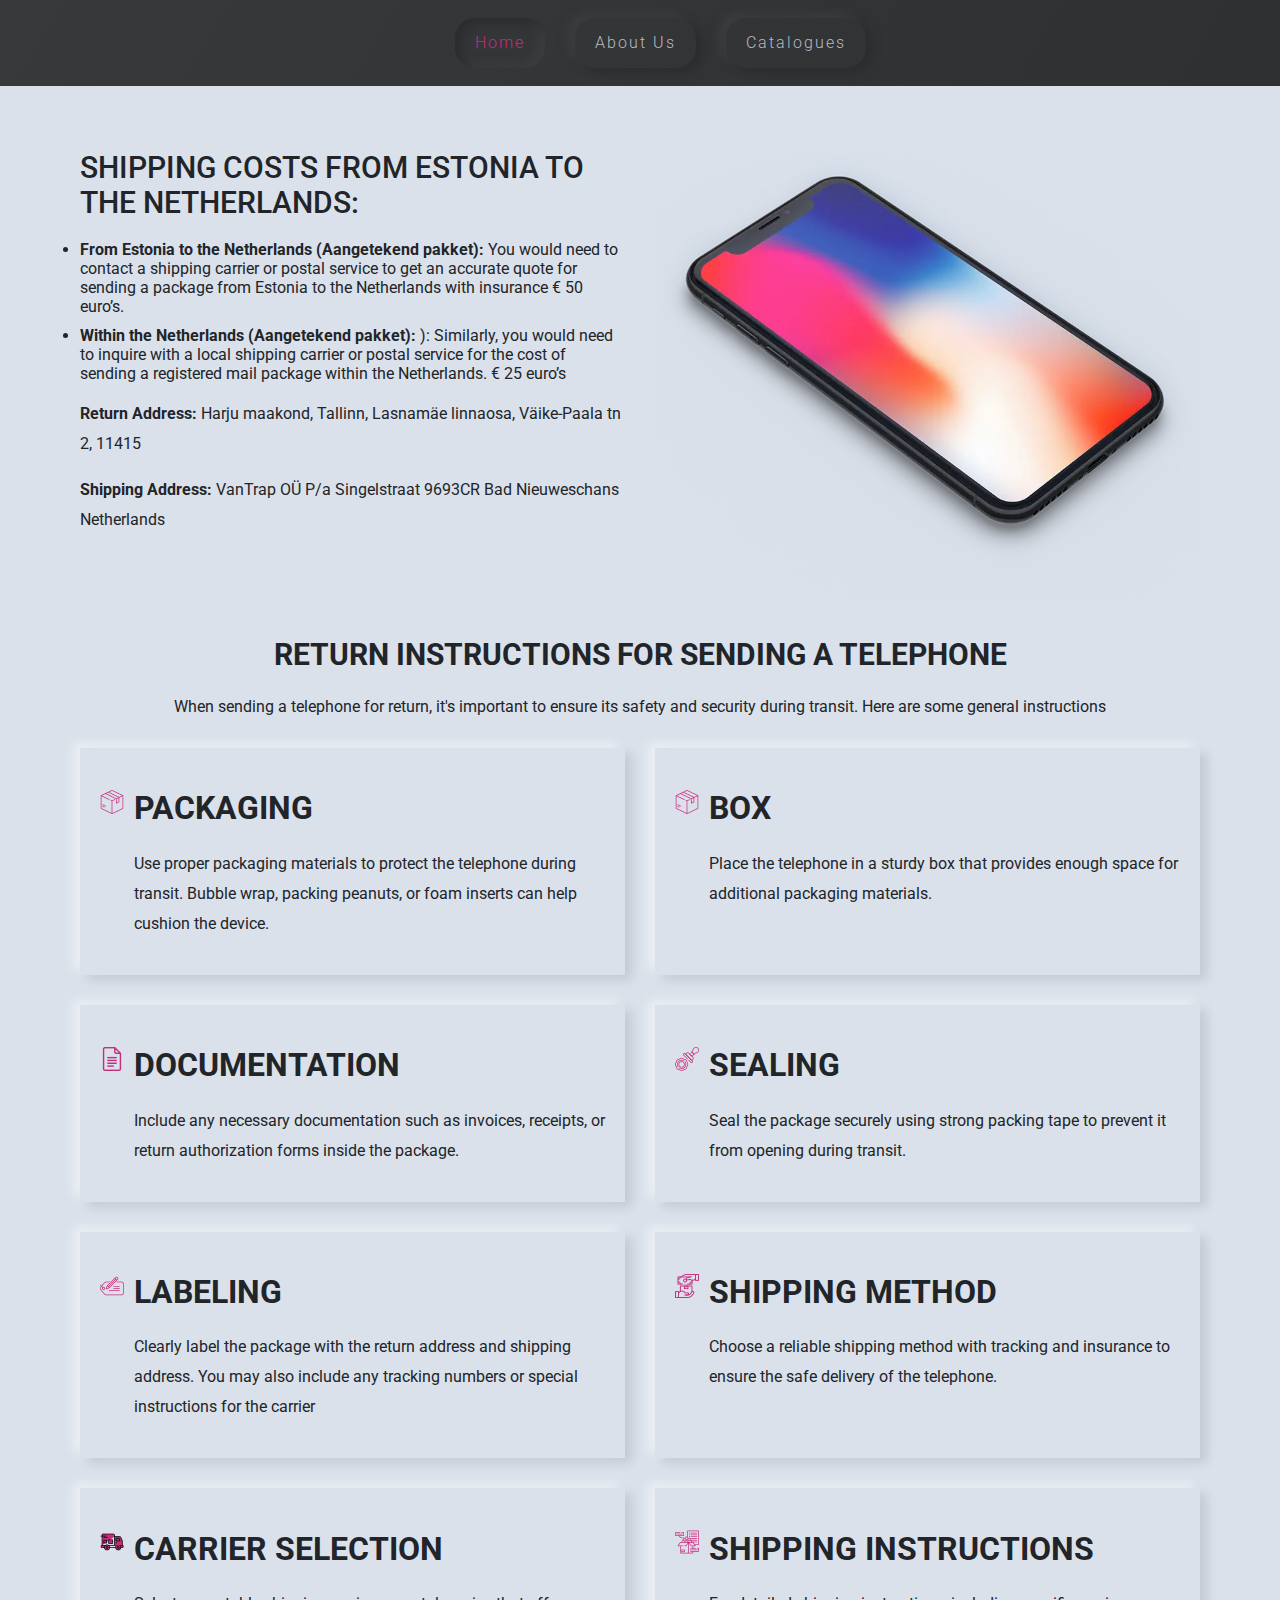
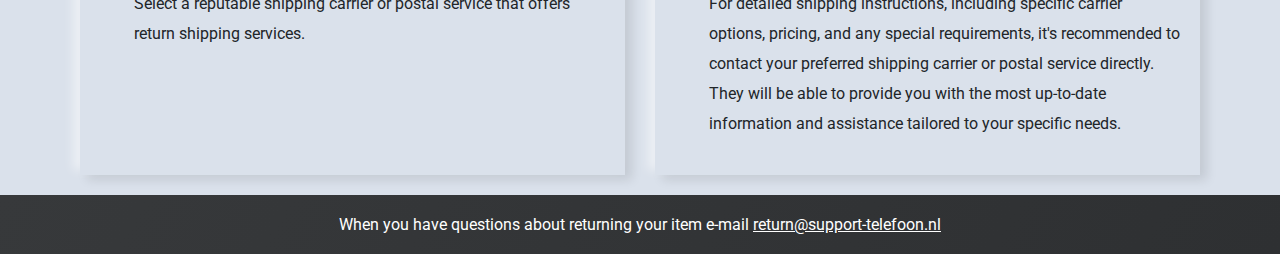
<file: index.html>
<!DOCTYPE html>
<html lang="en">

<head>
    <meta charset="UTF-8">
    <meta name="viewport" content="width=device-width, initial-scale=1.0">
    <title>Custom Container Example</title>
    <link rel="stylesheet" href="https://fonts.googleapis.com/css2?family=Roboto:wght@400;700&display=swap">

    <!-- Custom Container CSS -->
    <link rel="stylesheet" href="./assets/styles/style.css">

</head>

<body>
    <!-- header  -->
    <header>
        <div class="container">
            <nav class="nav">
                <div class="menu-toggler" id="burger-icon">
                    <img src="./assets/images/burger-bar.png" width="100%" alt="">
                </div>
                <ul class="nav-list list-unstyled">
                    <li class="list-item">
                        <a href="index.html" class="nav-link active">
                            <font style="vertical-align: inherit;">
                                <font style="vertical-align: inherit;">Home</font>
                            </font>
                        </a>
                    </li>
                    <li class="list-item">
                        <a href="about-us.html" class="nav-link">
                            <font style="vertical-align: inherit;">
                                <font style="vertical-align: inherit;">About Us</font>
                            </font>
                        </a>
                    </li>
                    <li class="list-item">
                        <a href="catalogues.html" class="nav-link">
                            <font style="vertical-align: inherit;">
                                <font style="vertical-align: inherit;">Catalogues </font>
                            </font>
                        </a>
                    </li>
                </ul>
            </nav>
        </div>
    </header>

    <!-- details section  -->
    <section class="details-section">
        <div class="container">


            <div class="row">
                <div class="column">
                    <div class="">
                        <h1 class="title">
                            Shipping Costs from Estonia to the Netherlands:
                        </h1>
                        <div class="description">
                            <ul>
                                <li>
                                    <strong>
                                        From Estonia to the Netherlands (Aangetekend pakket):
                                    </strong>
                                    You would need to
                                    contact a shipping carrier or postal service to get an accurate quote for
                                    sending a package from Estonia to the Netherlands with insurance € 50 euro’s.
                                </li>
                                <li>
                                    <strong>
                                        Within the Netherlands (Aangetekend pakket):
                                    </strong>
                                    ): Similarly, you would need to inquire with a local shipping carrier or postal
                                    service for the cost of sending a registered mail package within the Netherlands. €
                                    25 euro’s
                                </li>
                            </ul>
                        </div>
                        <div class="address">
                            <p><strong>
                                    Return Address:
                                </strong>
                                Harju maakond, Tallinn, Lasnamäe linnaosa, Väike-Paala tn 2, 11415</p>
                        </div>
                        <div class="address">
                            <p><strong>
                                    Shipping Address:
                                </strong>
                                VanTrap OÜ P/a Singelstraat 9693CR Bad Nieuweschans Netherlands</p>
                        </div>
                    </div>
                </div>
                <div class="column">
                    <div>
                        <img src="./assets/images/perspective.webp" style="width: 100%;" alt="">
                    </div>
                </div>
            </div>
        </div>
    </section>


    <!-- instruction section  -->
    <section class="instruction">
        <div class="container">
            <div class="text-center">
                <h1 style="font-size:30px ;">
                    Return Instructions for Sending a Telephone
                </h1>
                <p style="margin: 1rem 0px;">
                    When sending a telephone for return, it's important to
                    ensure its safety and security during transit. Here are some general instructions
                </p>
            </div>

            <div class="row">
                <div class="column">
                    <div class="features-item mb-4">
                        <div class="icon">
                            <img src="./assets/images/box (1).png" alt="">
                        </div>
                        <div>

                            <h1>
                                Packaging

                            </h1>
                            <p>
                                Use proper packaging materials to protect the telephone during transit. Bubble wrap,
                                packing
                                peanuts, or foam inserts can help cushion the device.
                            </p>
                        </div>

                    </div>
                </div>
                <div class="column">
                    <div class="features-item mb-4">
                        <div class="icon">
                            <img src="./assets/images/box (1).png" alt="">
                        </div>
                        <div>

                            <h1>
                                Box

                            </h1>
                            <p>
                                Place the telephone in a sturdy box that provides enough space for additional packaging
                                materials.
                            </p>
                        </div>

                    </div>
                </div>

            </div>
            <div class="row">
                <div class="column">
                    <div class="features-item mb-4">
                        <div class="icon">
                            <img src="./assets/images/google-docs.png" alt="">
                        </div>
                        <div>

                            <h1>
                                Documentation

                            </h1>
                            <p>
                                Include any necessary documentation such as invoices, receipts, or return authorization
                                forms inside the package.
                            </p>
                        </div>

                    </div>
                </div>
                <div class="column">
                    <div class="features-item mb-4">
                        <div class="icon">
                            <img src="./assets/images/stamp.png" alt="">
                        </div>
                        <div>

                            <h1>
                                Sealing

                            </h1>
                            <p>
                                Seal the package securely using strong packing tape to prevent it from opening during
                                transit.
                            </p>
                        </div>

                    </div>
                </div>

            </div>
            <div class="row">
                <div class="column">
                    <div class="features-item mb-4">
                        <div class="icon">
                            <img src="./assets/images/product-development.png" alt="">
                        </div>
                        <div>

                            <h1>
                                Labeling

                            </h1>
                            <p>
                                Clearly label the package with the return address and shipping address. You may also
                                include any tracking numbers or special instructions for the carrier
                            </p>
                        </div>

                    </div>
                </div>
                <div class="column">
                    <div class="features-item mb-4">
                        <div class="icon">
                            <img src="./assets/images/cash-on-delivery.png" alt="">
                        </div>
                        <div>

                            <h1>
                                Shipping Method

                            </h1>
                            <p>
                                Choose a reliable shipping method with tracking and insurance to ensure the safe
                                delivery of the telephone.
                            </p>
                        </div>

                    </div>
                </div>

            </div>
            <div class="row">
                <div class="column">
                    <div class="features-item mb-4">
                        <div class="icon">
                            <img src="./assets/images/van.png" alt="">
                        </div>
                        <div>

                            <h1>
                                Carrier Selection

                            </h1>
                            <p>
                                Select a reputable shipping carrier or postal service that offers return shipping
                                services.
                            </p>
                        </div>

                    </div>
                </div>
                <div class="column">
                    <div class="features-item mb-4">
                        <div class="icon">
                            <img src="./assets/images/specification.png" alt="">
                        </div>
                        <div>

                            <h1>
                                Shipping Instructions

                            </h1>
                            <p>
                                For detailed shipping instructions, including specific
                                carrier options,
                                pricing, and any special requirements, it's recommended to contact your preferred
                                shipping carrier
                                or postal service directly. They will be able to provide you with the most up-to-date
                                information
                                and assistance tailored to your specific needs.
                            </p>
                        </div>

                    </div>
                </div>

            </div>

        </div>

        <div class="text-center"
            style="padding: 20px 0px; background-image: linear-gradient(120deg, #37393b, #2e3032); color: white;">
            <div class="email">
                When you have questions about returning your item e-mail <a href="mailto:return@support-telefoon.nl"
                    style="color: white;">
                    return@support-telefoon.nl </a>
            </div>
        </div>

    </section>




    <script>
        document.addEventListener('DOMContentLoaded', function () {
            // Get references to elements
            var burgerIcon = document.getElementById('burger-icon');
            var navList = document.querySelector('.nav-list');

            // Add click event listener to burger icon
            burgerIcon.addEventListener('click', function () {
                // Toggle the 'open' class on the nav-list
                navList.classList.toggle('open');
            });
        });

    </script>
</body>

</html>
</file>
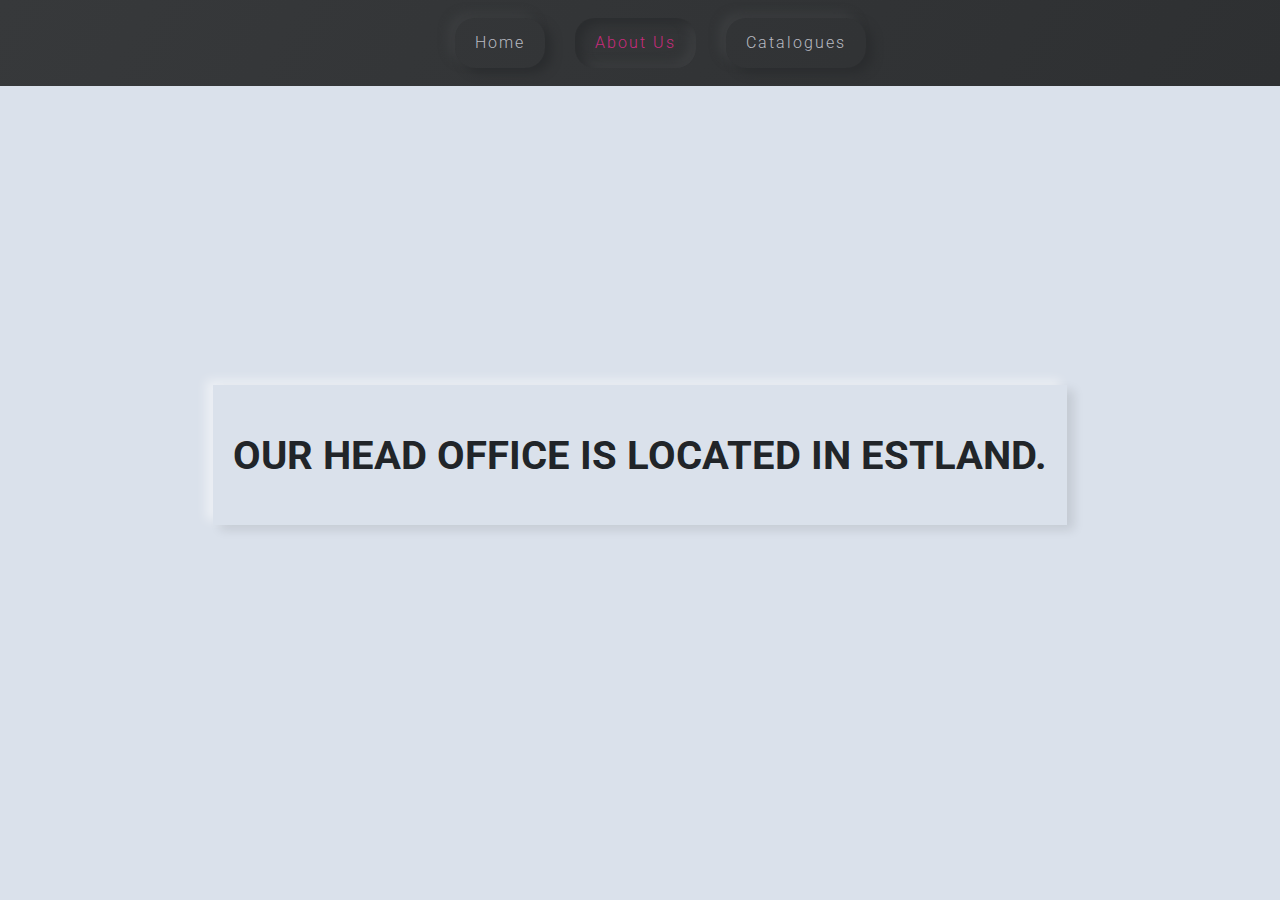
<file: about-us.html>
<!DOCTYPE html>
<html lang="en">

<head>
    <meta charset="UTF-8">
    <meta name="viewport" content="width=device-width, initial-scale=1.0">
    <title>Custom Container Example</title>
    <link rel="stylesheet" href="https://fonts.googleapis.com/css2?family=Roboto:wght@400;700&display=swap">

    <!-- Custom Container CSS -->
    <link rel="stylesheet" href="./assets/styles/style.css">
</head>

<body>
    <!-- header  -->
    <header>
        <div class="container">
            <nav class="nav">
                <div class="menu-toggler" id="burger-icon">
                    <img src="./assets/images/burger-bar.png" width="100%" alt="">
                </div>
                <ul class="nav-list list-unstyled">
                    <li class="list-item">
                        <a href="index.html" class="nav-link ">
                            <font style="vertical-align: inherit;">
                                <font style="vertical-align: inherit;">Home</font>
                            </font>
                        </a>
                    </li>
                    <li class="list-item">
                        <a href="about-us.html" class="nav-link active">
                            <font style="vertical-align: inherit;">
                                <font style="vertical-align: inherit;">About Us</font>
                            </font>
                        </a>
                    </li>
                    <li class="list-item">
                        <a href="catalogues.html" class="nav-link">
                            <font style="vertical-align: inherit;">
                                <font style="vertical-align: inherit;">Catalogues </font>
                            </font>
                        </a>
                    </li>
                </ul>
            </nav>
        </div>
    </header>

    <!-- details section  -->
    <section class="loaction-section">
        <div class="container">
            <div class="features-item text-center" style="display: flex ; justify-content: center;margin-top: 20px;">
                <h1 class="text-center" style="font-size: 40px;">
                    our head office is located in Estland.
                </h1>
            </div>
        </div>
    </section>







    <script>
        document.addEventListener('DOMContentLoaded', function () {
            // Get references to elements
            var burgerIcon = document.getElementById('burger-icon');
            var navList = document.querySelector('.nav-list');

            // Add click event listener to burger icon
            burgerIcon.addEventListener('click', function () {
                // Toggle the 'open' class on the nav-list
                navList.classList.toggle('open');
            });
        });

    </script>
</body>

</html>
</file>
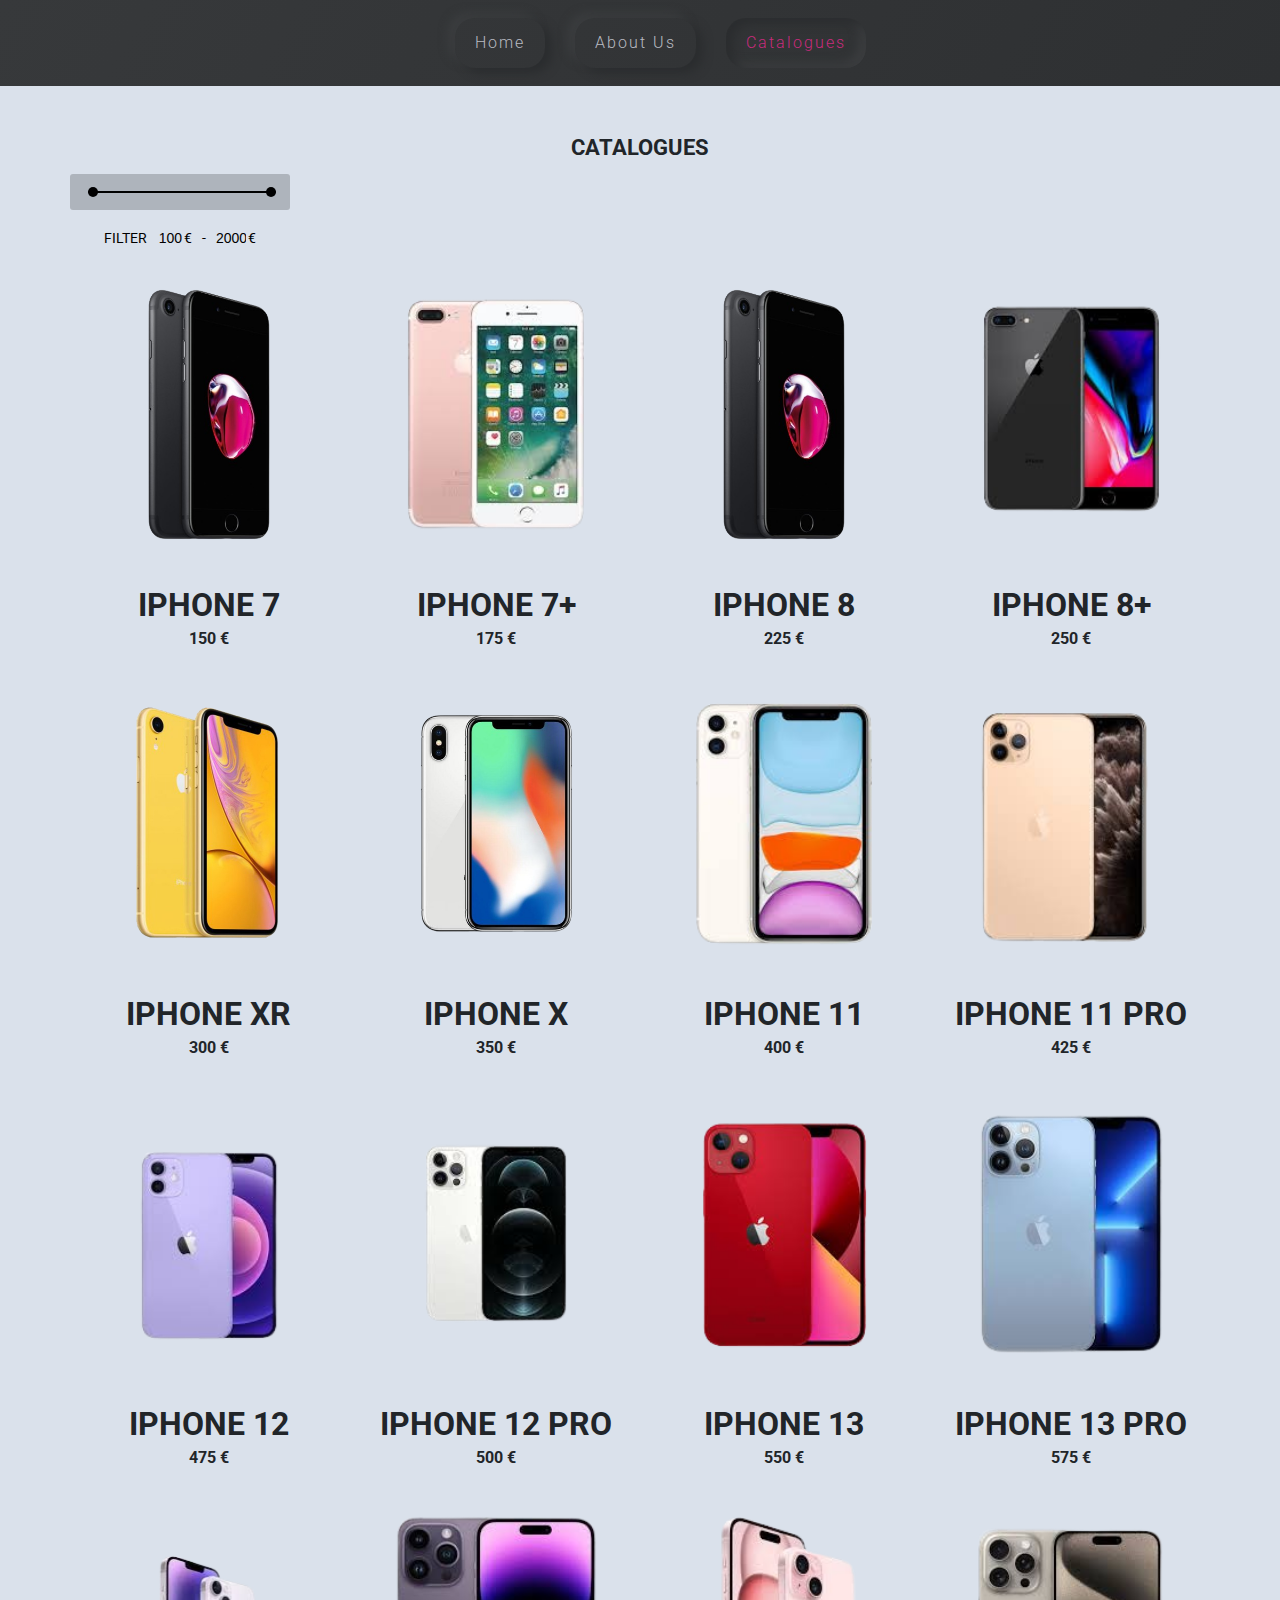
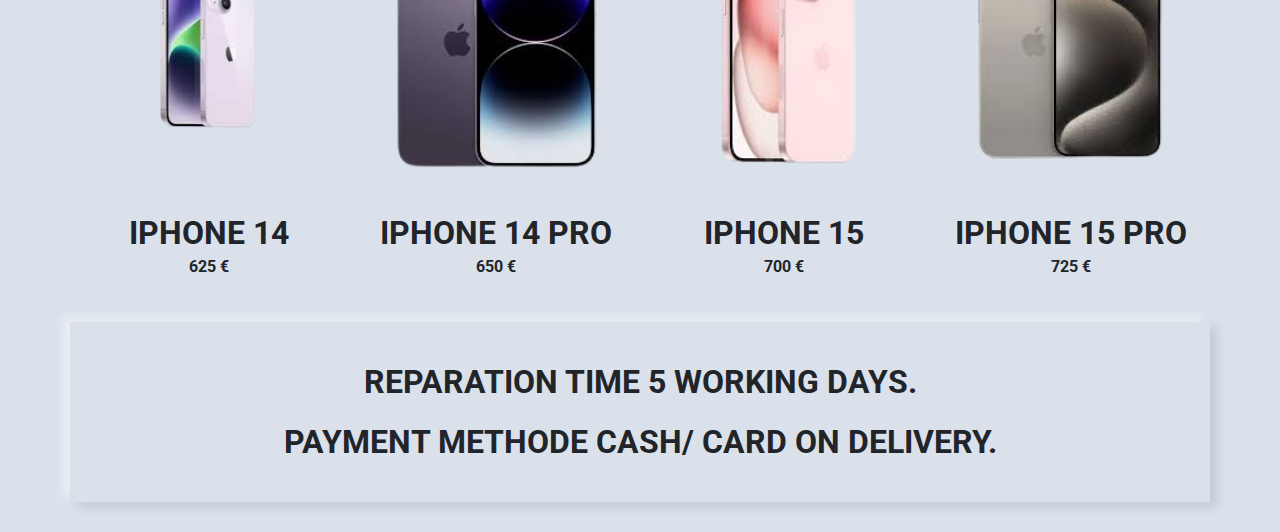
<file: catalogues.html>
<!DOCTYPE html>
<html lang="en">

<head>
    <meta charset="UTF-8">
    <meta name="viewport" content="width=device-width, initial-scale=1.0">
    <title>Custom Container Example</title>
    <link rel="stylesheet" href="https://fonts.googleapis.com/css2?family=Roboto:wght@400;700&display=swap">

    <!-- Custom Container CSS -->
    <link rel="stylesheet" href="./assets/styles/style.css">

</head>

<body>
    <!-- header  -->
    <header>
        <div class="container">
            <nav class="nav">
                <div class="menu-toggler" id="burger-icon">
                    <img src="./assets/images/burger-bar.png" width="100%" alt="">
                </div>
                <ul class="nav-list list-unstyled">
                    <li class="list-item">
                        <a href="index.html" class="nav-link ">
                            <font style="vertical-align: inherit;">
                                <font style="vertical-align: inherit;">Home</font>
                            </font>
                        </a>
                    </li>
                    <li class="list-item">
                        <a href="about-us.html" class="nav-link">
                            <font style="vertical-align: inherit;">
                                <font style="vertical-align: inherit;">About Us</font>
                            </font>
                        </a>
                    </li>
                    <li class="list-item">
                        <a href="catalogues.html" class="nav-link active">
                            <font style="vertical-align: inherit;">
                                <font style="vertical-align: inherit;">Catalogues </font>
                            </font>
                        </a>
                    </li>
                </ul>
            </nav>
        </div>
    </header>

    <!-- details section  -->
    <section class="details-section">
        <div class="container">

            <div class="catalogues">
                <h1>
                    Catalogues
                </h1>
            </div>
            <div class="wrapper">
                <fieldset class="filter-price">

                    <div class="price-field">
                        <input type="range" min="100" max="500" value="100" id="lower">
                        <input type="range" min="100" max="2000" value="2000" id="upper">
                    </div>
                    <div class="price-wrap">
                        <span class="price-title">FILTER</span>
                        <div class="price-wrap-1">
                            <input id="one">
                            <label for="one">€</label>
                        </div>
                        <div class="price-wrap_line">-</div>
                        <div class="price-wrap-2">
                            <input id="two">
                            <label for="two">€</label>
                        </div>
                    </div>
                </fieldset>
            </div>

            <div class="row" id="iphoneModels">
                <div class="column iphone-img">
                    <div class="">
                        <img src="./assets/images/13506824-removebg-preview.png" style="width: 100%;" alt="">
                        <div class="price">
                            <h1 style="margin-bottom: 0px;">
                                Iphone 7
                            </h1>
                            <p style="margin: 0px;">
                                <strong> 150 €</strong>
                            </p>
                        </div>

                    </div>
                </div>
                <div class="column iphone-img">
                    <div>
                        <img src="./assets/images/images-removebg-preview.png" style="width: 100%;" alt="">
                        <div class="price">
                            <h1 style="margin-bottom: 0px;">
                                Iphone 7+
                            </h1>
                            <p style="margin: 0px;">
                                <strong> 175 €</strong>
                            </p>
                        </div>
                    </div>
                </div>
                <div class="column iphone-img">
                    <div>
                        <img src="./assets/images/13506824-removebg-preview.png" style="width: 100%;" alt="">
                        <div class="price">
                            <h1 style="margin-bottom: 0px;">
                                Iphone 8
                            </h1>
                            <p style="margin: 0px;">
                                <strong> 225 €</strong>
                            </p>
                        </div>
                    </div>
                </div>
                <div class="column iphone-img">
                    <div>
                        <img src="./assets/images/8-removebg-preview.png" style="width: 100%;" alt="">
                        <div class="price">
                            <h1 style="margin-bottom: 0px;">
                                Iphone 8+
                            </h1>
                            <p style="margin: 0px;">
                                <strong> 250 €</strong>
                            </p>
                        </div>
                    </div>
                </div>
            </div>
            <div class="row" id="iphoneModels">
                <div class="column iphone-img">
                    <div class="">
                        <img src="./assets/images/xr-removebg-preview.png" style="width: 100%;" alt="">
                        <div class="price">
                            <h1 style="margin-bottom: 0px;">
                                Iphone XR
                            </h1>
                            <p style="margin: 0px;">
                                <strong> 300 €</strong>
                            </p>
                        </div>

                    </div>
                </div>
                <div class="column iphone-img">
                    <div>
                        <img src="./assets/images/x-removebg-preview.png" style="width: 100%;" alt="">
                        <div class="price">
                            <h1 style="margin-bottom: 0px;">
                                Iphone X
                            </h1>
                            <p style="margin: 0px;">
                                <strong> 350 €</strong>
                            </p>
                        </div>
                    </div>
                </div>
                <div class="column iphone-img">
                    <div>
                        <img src="./assets/images/11-removebg-preview.png" style="width: 100%;" alt="">
                        <div class="price">
                            <h1 style="margin-bottom: 0px;">
                                Iphone 11
                            </h1>
                            <p style="margin: 0px;">
                                <strong> 400 €</strong>
                            </p>
                        </div>
                    </div>
                </div>
                <div class="column iphone-img">
                    <div>
                        <img src="./assets/images/11pro-removebg-preview.png" style="width: 100%;" alt="">
                        <div class="price">
                            <h1 style="margin-bottom: 0px;">
                                Iphone 11 Pro
                            </h1>
                            <p style="margin: 0px;">
                                <strong> 425 €</strong>
                            </p>
                        </div>
                    </div>
                </div>
            </div>
            <div class="row" id="iphoneModels">
                <div class="column iphone-img">
                    <div class="">
                        <img src="./assets/images/12-removebg-preview.png" style="width: 100%;" alt="">
                        <div class="price">
                            <h1 style="margin-bottom: 0px;">
                                Iphone 12
                            </h1>
                            <p style="margin: 0px;">
                                <strong> 475 €</strong>
                            </p>
                        </div>

                    </div>
                </div>
                <div class="column iphone-img">
                    <div>
                        <img src="./assets/images/12pro-removebg-preview.png" style="width: 100%;" alt="">
                        <div class="price">
                            <h1 style="margin-bottom: 0px;">
                                Iphone 12 Pro
                            </h1>
                            <p style="margin: 0px;">
                                <strong> 500 €</strong>
                            </p>
                        </div>
                    </div>
                </div>
                <div class="column iphone-img">
                    <div>
                        <img src="./assets/images/13-removebg-preview.png" style="width: 100%;" alt="">
                        <div class="price">
                            <h1 style="margin-bottom: 0px;">
                                Iphone 13
                            </h1>
                            <p style="margin: 0px;">
                                <strong> 550 €</strong>
                            </p>
                        </div>
                    </div>
                </div>
                <div class="column iphone-img">
                    <div>
                        <img src="./assets/images/13pro-removebg-preview.png" style="width: 100%;" alt="">
                        <div class="price">
                            <h1 style="margin-bottom: 0px;">
                                Iphone 13 Pro
                            </h1>
                            <p style="margin: 0px;">
                                <strong> 575 €</strong>
                            </p>
                        </div>
                    </div>
                </div>
            </div>
            <div class="row" id="iphoneModels">
                <div class="column iphone-img">
                    <div class="">
                        <img src="./assets/images/14-removebg-preview.png" style="width: 100%;" alt="">
                        <div class="price">
                            <h1 style="margin-bottom: 0px;">
                                Iphone 14
                            </h1>
                            <p style="margin: 0px;">
                                <strong> 625 €</strong>
                            </p>
                        </div>

                    </div>
                </div>
                <div class="column iphone-img">
                    <div>
                        <img src="./assets/images/14pro-removebg-preview.png" style="width: 100%;" alt="">
                        <div class="price">
                            <h1 style="margin-bottom: 0px;">
                                Iphone 14 Pro
                            </h1>
                            <p style="margin: 0px;">
                                <strong> 650 €</strong>
                            </p>
                        </div>
                    </div>
                </div>
                <div class="column iphone-img">
                    <div>
                        <img src="./assets/images/15-removebg-preview.png" style="width: 100%;" alt="">
                        <div class="price">
                            <h1 style="margin-bottom: 0px;">
                                Iphone 15
                            </h1>
                            <p style="margin: 0px;">
                                <strong> 700 €</strong>
                            </p>
                        </div>
                    </div>
                </div>
                <div class="column iphone-img">
                    <div>
                        <img src="./assets/images/15pro-removebg-preview.png" style="width: 100%;" alt="">
                        <div class="price">
                            <h1 style="margin-bottom: 0px;">
                                Iphone 15 Pro
                            </h1>
                            <p style="margin: 0px;">
                                <strong> 725 €</strong>
                            </p>
                        </div>
                    </div>
                </div>
            </div>

        </div>
    </section>

    <div class="container">
        <div class="features-item text-center" style="margin: 30px 0px; display: flex;justify-content: center;">
            <div>

                <h1>
                    Reparation time 5 working days.


                </h1>
                <h1>
                    Payment methode cash/ card on delivery.
                </h1>
            </div>

        </div>
    </div>





    <script>
        var lowerSlider = document.querySelector('#lower');
        var upperSlider = document.querySelector('#upper');

        document.querySelector('#two').value = upperSlider.value;
        document.querySelector('#one').value = lowerSlider.value;

        var lowerVal = parseInt(lowerSlider.value);
        var upperVal = parseInt(upperSlider.value);

        function updateColumns() {
            // Add logic to filter and display columns based on the price range
            var columns = document.querySelectorAll('.iphone-img');
            var minPrice = parseInt(lowerSlider.value);
            var maxPrice = parseInt(upperSlider.value);

            columns.forEach(function (column) {
                var price = parseInt(column.querySelector('.price strong').innerText);
                if (price >= minPrice && price <= maxPrice) {
                    column.style.display = 'block';
                } else {
                    column.style.display = 'none';
                }
            });
        }

        upperSlider.oninput = function () {
            lowerVal = parseInt(lowerSlider.value);
            upperVal = parseInt(upperSlider.value);

            if (upperVal < lowerVal + 4) {
                lowerSlider.value = upperVal - 4;
                if (lowerVal == lowerSlider.min) {
                    upperSlider.value = 4;
                }
            }
            document.querySelector('#two').value = this.value;
            updateColumns();
        };

        lowerSlider.oninput = function () {
            lowerVal = parseInt(lowerSlider.value);
            upperVal = parseInt(upperSlider.value);
            if (lowerVal > upperVal - 4) {
                upperSlider.value = lowerVal + 4;
                if (upperVal == upperSlider.max) {
                    lowerSlider.value = parseInt(upperSlider.max) - 4;
                }
            }
            document.querySelector('#one').value = this.value;
            updateColumns();
        };

        // Initial call to update columns based on the default price range
        updateColumns();
    </script>



    <script>
        document.addEventListener('DOMContentLoaded', function () {
            // Get references to elements
            var burgerIcon = document.getElementById('burger-icon');
            var navList = document.querySelector('.nav-list');

            // Add click event listener to burger icon
            burgerIcon.addEventListener('click', function () {
                // Toggle the 'open' class on the nav-list
                navList.classList.toggle('open');
            });
        });

    </script>
</body>

</html>
</file>
<file: assets/styles/style.css>
/* container.css */
body {
  font-family: 'Roboto', sans-serif !important;
  background-color: #DAE1EB;
  margin: 0px;
  padding: 0px;
  color: #212529;
}

h1,
h2,
h3 {
  color: rgb(33, 37, 41);
  text-transform: uppercase;


}

p {
  line-height: 30px;
}

.container {
  margin-right: auto;
  margin-left: auto;
  padding-right: 15px;
  padding-left: 15px;
}


header {
  background-image: linear-gradient(120deg, #37393b, #2e3032);
  width: 100%;
  position: absolute;
  top: 0;
  right: 0;
  left: 0;
  z-index: 2000;
}

.nav {
  height: 86px;
  align-items: center;
  justify-content: center;
  width: 100%;
  display: flex;
}

.menu-toggler {
  font-size: 22px;
  color: #fff;
  cursor: pointer;
  z-index: 2000;
}

ul.list-unstyled {
  margin: 0;
  line-height: 30px;
  list-style: none;
}

.nav-list.open {
  top: 0;
}

.nav-list {
  width: 100%;
  height: 100vh;
  position: fixed;
  top: -100%;
  right: 0;
  background-image: linear-gradient(120deg, #37393b, #2e3032);
  display: flex;
  flex-direction: column;
  align-items: center;
  justify-content: space-evenly;
  transition: top .5s ease-in-out;
  z-index: 1500;
}

.list-item {
  margin: 0 15px;
}


.nav-link {
  letter-spacing: 2px;
  box-shadow: 7px 5px 10px #2b2d2f,
    -7px -5px 10px #3b3d3f;
  padding: 10px 20px;
  border-radius: 20px;
  font-weight: 300;
  text-decoration: none !important;
  color: #b9bbc2;
  display: inline-block !important;
  transition: color .5s ease-in-out;
}





.nav-link:hover {
  box-shadow: inset 7px 5px 10px #2b2d2f,
    inset -7px -5px 10px #3b3d3f;
  color: #c92b7d !important;
}

.active {
  box-shadow: inset 7px 5px 10px #2b2d2f,
    inset -7px -5px 10px #3b3d3f;
  color: #c92b7d !important;
}



.row {
  display: flex;
  /* Use flexbox for layout */
  flex-wrap: wrap;
  gap: 10px;
}

/* Style for each column */
.column {
  flex: 1;
  /* Each column takes equal width */
  padding: 10px;
  /* Add padding for spacing */
  display: flex;
}

/* details-section */
.details-section {
  padding-top: 120px;
}

.loaction-section {
  height: 100vh;
  display: flex;
  align-items: center;

}

.title {
  font-size: 30px;
  text-transform: uppercase;
  font-weight: 500;
}

.description ul {
  gap: 10px;
  display: flex;
  flex-direction: column;
}


/* Catalogues */

.catalogues {
  text-align: center;
}

.catalogues h1 {
  font-size: 22px;

}

.filter {
  padding: 20px 0px;
}

.price {
  text-align: center;
}

.description ul {
  padding: 0px;

}


.iphone-img img {
  flex: 1;
  display: flex;
  height: 300px;
  width: 300px;
  object-fit: contain;
}

.features-item {
  box-shadow: 7px 5px 10px rgba(0, 0, 0, 0.1),
    -7px -5px 10px rgba(255, 255, 255, 0.5);
  padding: 20px;
  display: flex;
  align-items: start;
  margin-bottom: 10px;
  cursor: pointer;
  gap: 10px;
}

.features-item:hover {
  box-shadow: inset 7px 5px 10px rgba(0, 0, 0, 0.1),
    inset -7px -5px 10px rgba(255, 255, 255, 0.5);
}

.text-center {
  text-align: center;
}
.icon{
  margin-top: 22px;
}



.filter-price {
  width: 220px;
  border: 0;
  padding: 0;
  margin: 0;
}

.price-title {
  position: relative;
  color: #000;
  font-size: 14px;
  line-height: 1.2em;
  font-weight: 400;
}

.price-field {
  position: relative;
  width: 100%;
  height: 36px;
  box-sizing: border-box;
  background: rgb(0 0 0 / 20%);
  padding-top: 15px;
  padding-left: 16px;
  border-radius: 3px;
}

.price-field input[type=range] {
  position: absolute;
}

/* Reset style for input range */

.price-field input[type=range] {
  width: 188px;
  height: 2px;
  border: 0;
  outline: 0;
  box-sizing: border-box;
  border-radius: 5px;
  pointer-events: none;
  -webkit-appearance: none;
}

.price-field input[type=range]::-webkit-slider-thumb {
  -webkit-appearance: none;
}

.price-field input[type=range]:active,
.price-field input[type=range]:focus {
  outline: 0;
}

.price-field input[type=range]::-ms-track {
  width: 188px;
  height: 2px;
  border: 0;
  outline: 0;
  box-sizing: border-box;
  border-radius: 5px;
  pointer-events: none;
  background: transparent;
  border-color: transparent;
  color: transparent;
  border-radius: 5px;
}

/* Style toddler input range */

.price-field input[type=range]::-webkit-slider-thumb {
  /* WebKit/Blink */
  position: relative;
  -webkit-appearance: none;
  margin: 0;
  border: 0;
  outline: 0;
  border-radius: 50%;
  height: 10px;
  width: 10px;
  margin-top: -4px;
  background-color: #000;
  cursor: pointer;
  cursor: pointer;
  pointer-events: all;
  z-index: 100;
}

.price-field input[type=range]::-moz-range-thumb {
  /* Firefox */
  position: relative;
  appearance: none;
  margin: 0;
  border: 0;
  outline: 0;
  border-radius: 50%;
  height: 10px;
  width: 10px;
  margin-top: -5px;
  background-color: #000;
  cursor: pointer;
  cursor: pointer;
  pointer-events: all;
  z-index: 100;
}

.price-field input[type=range]::-ms-thumb {
  /* IE */
  position: relative;
  appearance: none;
  margin: 0;
  border: 0;
  outline: 0;
  border-radius: 50%;
  height: 10px;
  width: 10px;
  margin-top: -5px;
  background-color: #000;
  cursor: pointer;
  cursor: pointer;
  pointer-events: all;
  z-index: 100;
}

/* Style track input range */

.price-field input[type=range]::-webkit-slider-runnable-track {
  /* WebKit/Blink */
  width: 188px;
  height: 2px;
  cursor: pointer;
  background: #000;
  border-radius: 5px;
}

.price-field input[type=range]::-moz-range-track {
  /* Firefox */
  width: 188px;
  height: 2px;
  cursor: pointer;
  background: #000;
  border-radius: 5px;
}

.price-field input[type=range]::-ms-track {
  /* IE */
  width: 188px;
  height: 2px;
  cursor: pointer;
  background: #000;
  border-radius: 5px;
}

/* Style for input value block */

.price-wrap {
  display: flex;
  justify-content: center;
  color: #000;
  font-size: 14px;
  line-height: 1.2em;
  font-weight: 400;
  margin-bottom: 7px;
  margin-top: 20px;
}

.price-wrap-1,
.price-wrap-2 {
  display: flex;
}

.price-title {
  margin-right: 5px;
  color: #000;

}

.price-wrap_line {
  margin: 0 10px;
  color: #000;

}

.price-wrap #one,
.price-wrap #two {
  width: 30px;
  text-align: right;
  margin: 0;
  padding: 0;
  margin-right: 2px;
  background: 0;
  border: 0;
  outline: 0;
  color: #000;

  font-family: 'Karla', 'Arial', sans-serif;
  font-size: 14px;
  line-height: 1.2em;
  font-weight: 400;
}

.price-wrap label {
  text-align: right;
}

/* Style for active state input */

.price-field input[type=range]:hover::-webkit-slider-thumb {
  box-shadow: 0 0 0 0.5px #000;
  transition-duration: 0.3s;
}

.price-field input[type=range]:active::-webkit-slider-thumb {
  box-shadow: 0 0 0 0.5px #000;
  transition-duration: 0.3s;
}




@media (min-width: 576px) {
  .container {
    max-width: 540px;
  }
}

@media (min-width: 768px) {
  .container {
    max-width: 720px;
  }
}

@media (min-width: 992px) {
  .container {
    max-width: 960px;
  }

  .menu-toggler {
    display: none;
  }

  .nav-list {
    position: initial;
    width: initial;
    height: initial;
    top: initial;
    right: initial;
    margin: 0;
    background: none;
    flex-direction: row;
  }
}

@media (min-width: 1200px) {
  .container {
    max-width: 1140px;
  }
}

@media (max-width: 992px) {
  .row {
    flex-direction: column;
  }

  .nav {
    width: 100%;
    height: 56px;
    display: flex;
    align-items: center;
    justify-content: end;
  }

  .column {
    justify-content: center;
  }

  #iphoneModels .column {
    margin: 20px 0px;
    /* Adjust the margin as needed */
  }

  /* Clear the margin for the last column to prevent extra space */
  #iphoneModels .column:last-child {
    margin: 20px 0px;
  }

  .wrapper {
    display: flex;
    justify-content: center;
  }
}
</file>
